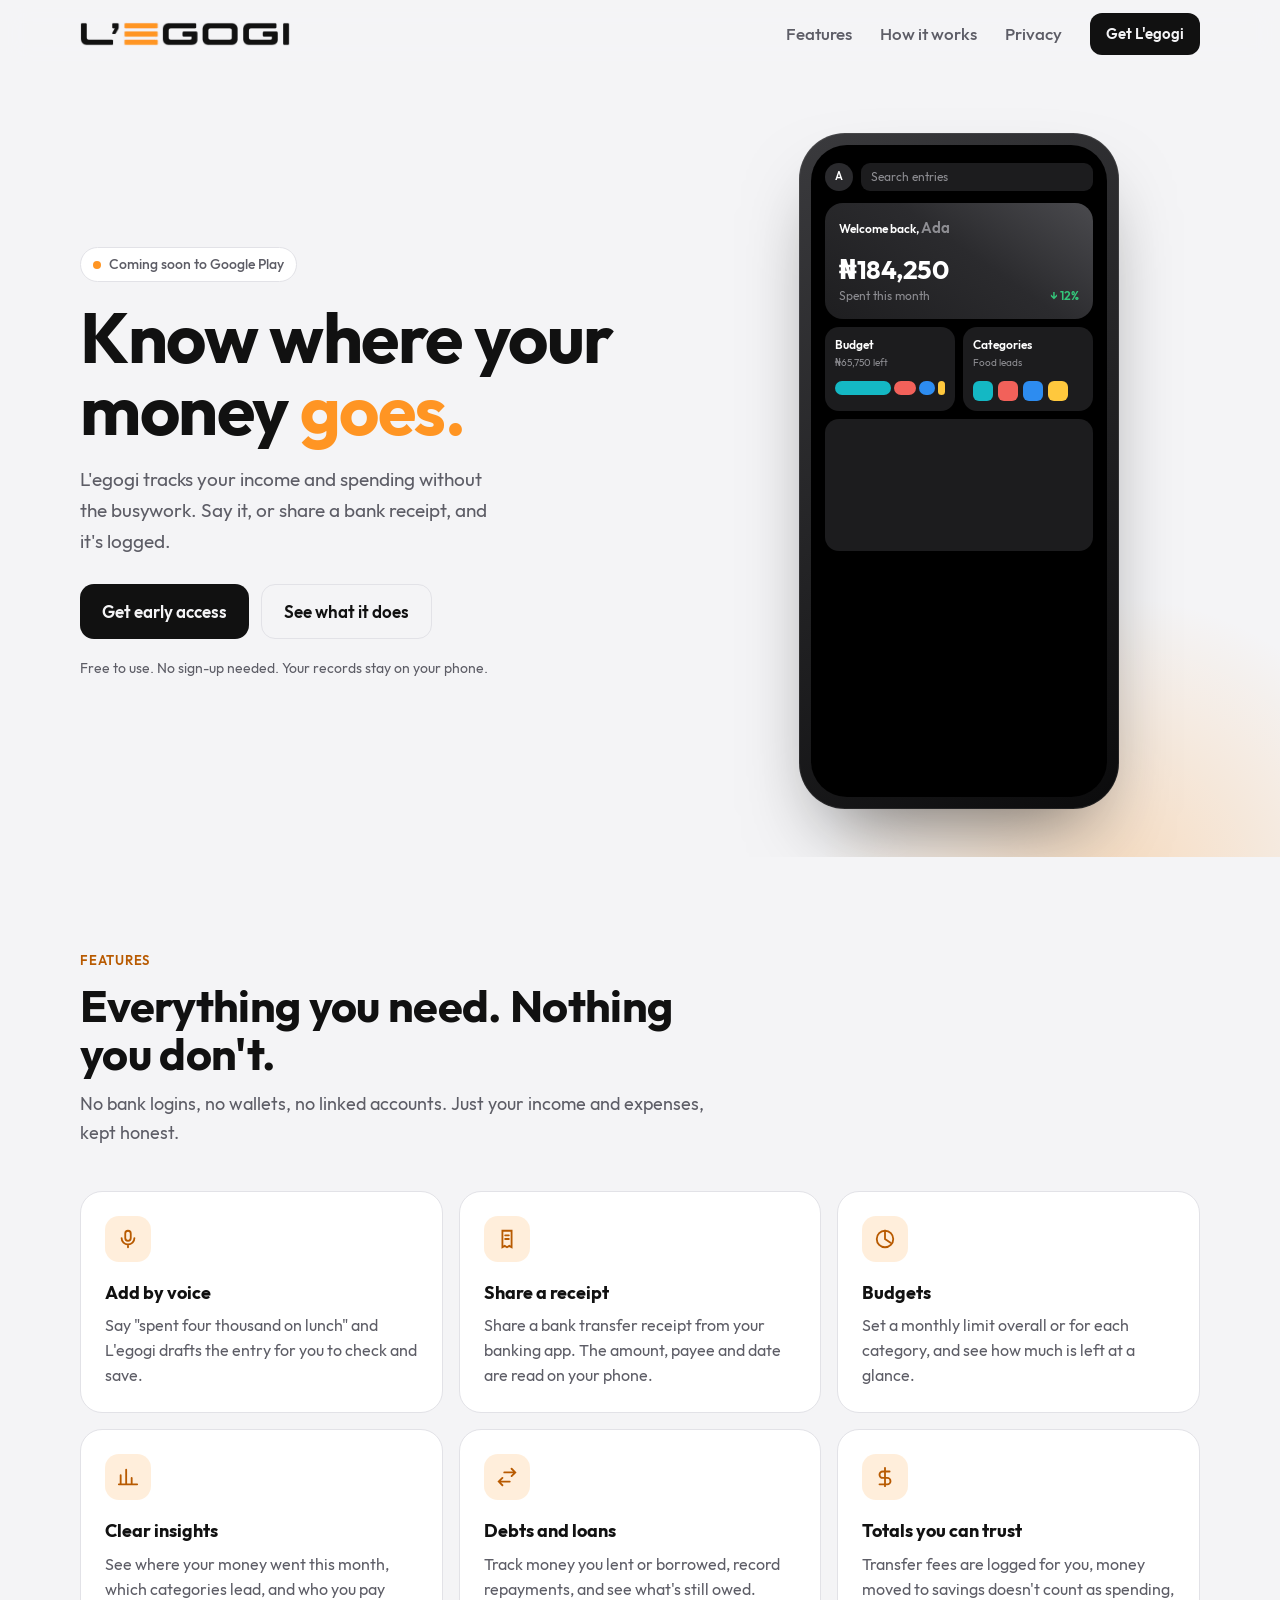
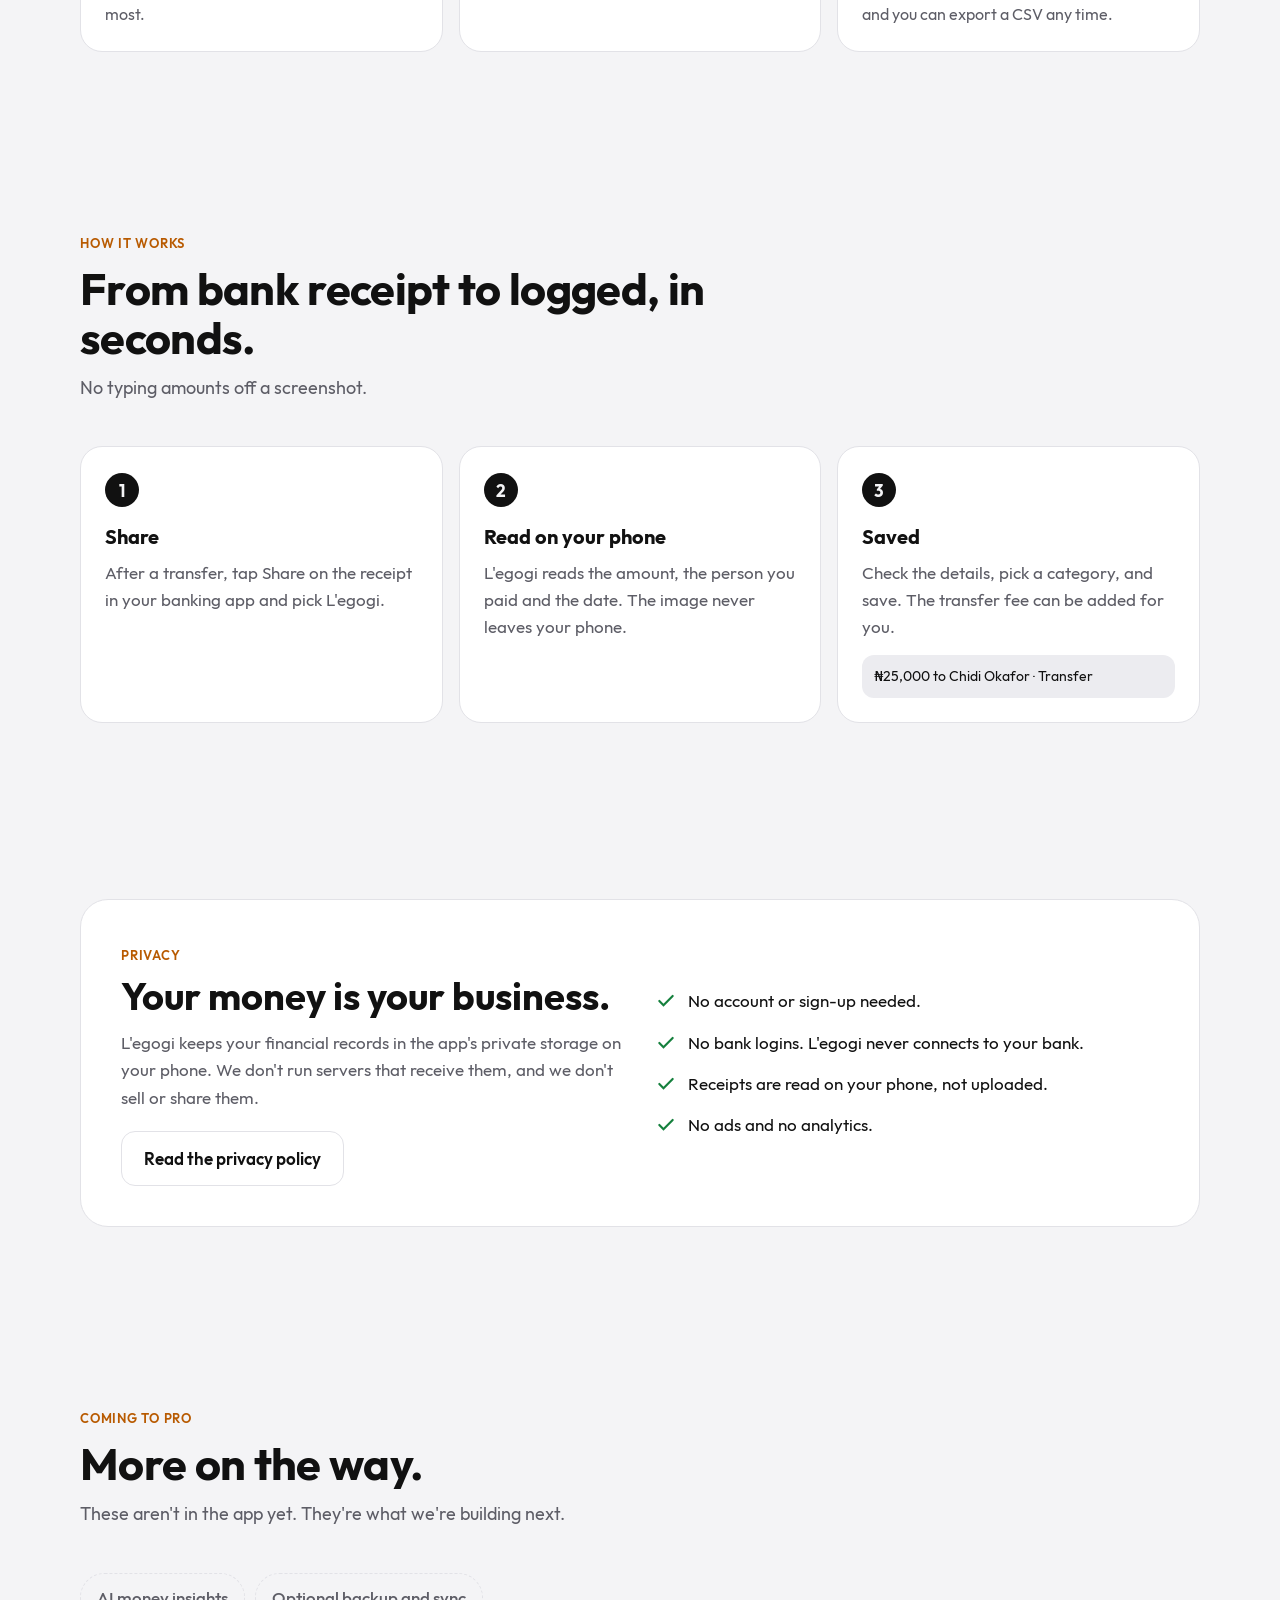
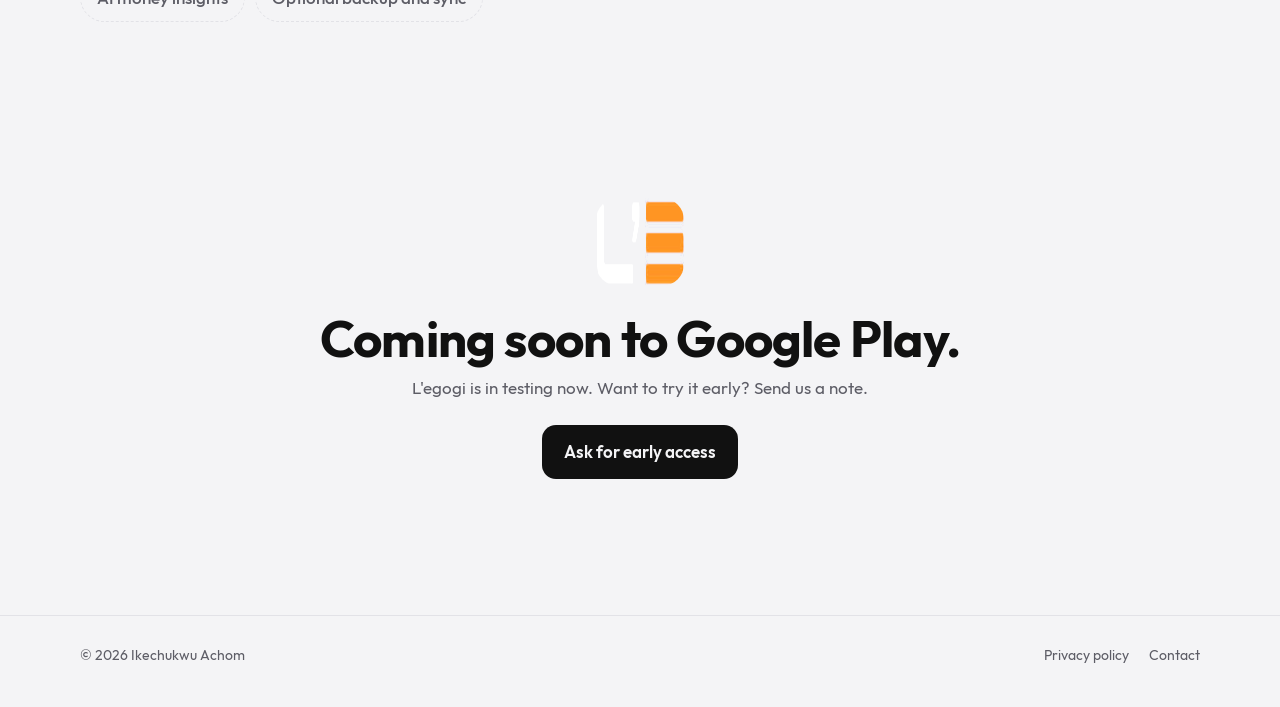
<file: index.html>
<!doctype html>
<html lang="en">
<head>
  <meta charset="utf-8">
  <meta name="viewport" content="width=device-width, initial-scale=1">
  <title>L'egogi · Know where your money goes</title>
  <meta name="description" content="L'egogi is a simple income and expense tracker for Android. Add entries by voice or by sharing a bank receipt, set budgets, and see where your money goes. Your records stay on your phone.">
  <meta name="theme-color" content="#000000" media="(prefers-color-scheme: dark)">
  <meta name="theme-color" content="#f4f4f6" media="(prefers-color-scheme: light)">
  <meta property="og:title" content="L'egogi · Know where your money goes">
  <meta property="og:description" content="Track income and expenses by voice or by sharing a receipt. Budgets, insights and debts, with your records kept on your phone.">
  <meta property="og:image" content="https://grittydude.github.io/legogi-site/assets/icon.png">
  <link rel="icon" href="assets/icon.png">
  <link rel="stylesheet" href="assets/site.css">
  <link rel="stylesheet" href="assets/landing.css">
  <script src="assets/site.js" defer></script>
</head>
<body>
  <header class="nav">
    <div class="wrap">
      <a class="wordmark" href="./" aria-label="L'egogi home">
        <img class="on-light" src="assets/wordmark-light-bg.png" alt="L'egogi">
        <img class="on-dark" src="assets/wordmark-dark-bg.png" alt="L'egogi">
      </a>
      <nav class="nav-links" aria-label="Main">
        <a class="hide-sm" href="#features">Features</a>
        <a class="hide-sm" href="#how">How it works</a>
        <a href="#privacy">Privacy</a>
        <a class="btn small" href="#get">Get L'egogi</a>
      </nav>
    </div>
  </header>

  <main>
    <section class="hero">
      <div class="glow" aria-hidden="true"></div>
      <div class="wrap">
        <div>
          <span class="eyebrow"><span class="dot"></span>Coming soon to Google Play</span>
          <h1>Know where your money <span class="accent">goes.</span></h1>
          <p class="lead">L'egogi tracks your income and spending without the busywork. Say it, or share a bank receipt, and it's logged.</p>
          <div class="ctas">
            <a class="btn" href="#get">Get early access</a>
            <a class="btn ghost" href="#features">See what it does</a>
          </div>
          <p class="note">Free to use. No sign-up needed. Your records stay on your phone.</p>
        </div>

        <div class="phone" role="img" aria-label="The L'egogi app showing this month's spending, a breakdown by category and recent entries">
          <div class="screen" aria-hidden="true">
            <div class="s-top">
              <div class="s-avatar">A</div>
              <div class="s-search">Search entries</div>
            </div>
            <div class="s-hero">
              <div class="label">Welcome back, <span class="name">Ada</span></div>
              <div class="amount">₦184,250</div>
              <div class="sub"><span>Spent this month</span><span class="down">↓ 12%</span></div>
            </div>
            <div class="s-row">
              <div class="s-card">
                <b>Budget</b><span>₦65,750 left</span>
                <div class="bars"><i></i><i></i><i></i><i></i></div>
              </div>
              <div class="s-card">
                <b>Categories</b><span>Food leads</span>
                <div class="tiles">
                  <i style="background:#14b8c4"></i><i style="background:#f2615a"></i><i style="background:#2d8cf0"></i><i style="background:#ffc83d"></i>
                </div>
              </div>
            </div>
            <div class="s-list">
              <div class="s-item">
                <div class="s-ico" style="background:#14b8c4"><svg viewBox="0 0 24 24" fill="none" stroke="#000" stroke-width="2.4"><path d="M4 11h16M6 11V7a6 6 0 0 1 12 0v4M5 11l1.5 9h11L19 11"/></svg></div>
                <div class="t">Groceries<small>Shoprite · today</small></div>
                <div class="v">−₦12,400</div>
              </div>
              <div class="s-item">
                <div class="s-ico" style="background:#2d8cf0"><svg viewBox="0 0 24 24" fill="none" stroke="#000" stroke-width="2.4"><path d="M5 17h14M7 17l1-6h8l1 6M9 11V7h6v4"/></svg></div>
                <div class="t">Transport<small>Bolt · today</small></div>
                <div class="v">−₦3,200</div>
              </div>
              <div class="s-item">
                <div class="s-ico" style="background:#34c77b"><svg viewBox="0 0 24 24" fill="none" stroke="#000" stroke-width="2.4"><path d="M12 19V5M5 12l7-7 7 7"/></svg></div>
                <div class="t">Salary<small>Income · 1 Oct</small></div>
                <div class="v">+₦350,000</div>
              </div>
            </div>
            <div class="s-toast">
              <span class="pill">NEW</span>
              <span>Receipt read: ₦25,000 to Chidi</span>
            </div>
          </div>
        </div>
      </div>
    </section>

    <section id="features">
      <div class="wrap">
        <div class="section-head reveal">
          <span class="kicker">Features</span>
          <h2>Everything you need. Nothing you don't.</h2>
          <p>No bank logins, no wallets, no linked accounts. Just your income and expenses, kept honest.</p>
        </div>
        <div class="grid">
          <article class="feature reveal">
            <div class="icon"><svg width="22" height="22" viewBox="0 0 24 24" fill="none" stroke="currentColor" stroke-width="2" stroke-linecap="round"><rect x="9" y="3" width="6" height="11" rx="3"/><path d="M5 11a7 7 0 0 0 14 0M12 18v3"/></svg></div>
            <h3>Add by voice</h3>
            <p>Say "spent four thousand on lunch" and L'egogi drafts the entry for you to check and save.</p>
          </article>
          <article class="feature reveal">
            <div class="icon"><svg width="22" height="22" viewBox="0 0 24 24" fill="none" stroke="currentColor" stroke-width="2" stroke-linecap="round"><path d="M7 3h10v18l-2.5-1.5L12 21l-2.5-1.5L7 21z"/><path d="M10 8h4M10 12h4"/></svg></div>
            <h3>Share a receipt</h3>
            <p>Share a bank transfer receipt from your banking app. The amount, payee and date are read on your phone.</p>
          </article>
          <article class="feature reveal">
            <div class="icon"><svg width="22" height="22" viewBox="0 0 24 24" fill="none" stroke="currentColor" stroke-width="2" stroke-linecap="round"><circle cx="12" cy="12" r="9"/><path d="M12 3v9l6 4"/></svg></div>
            <h3>Budgets</h3>
            <p>Set a monthly limit overall or for each category, and see how much is left at a glance.</p>
          </article>
          <article class="feature reveal">
            <div class="icon"><svg width="22" height="22" viewBox="0 0 24 24" fill="none" stroke="currentColor" stroke-width="2" stroke-linecap="round"><path d="M4 20V10M10 20V4M16 20v-7M22 20H2"/></svg></div>
            <h3>Clear insights</h3>
            <p>See where your money went this month, which categories lead, and who you pay most.</p>
          </article>
          <article class="feature reveal">
            <div class="icon"><svg width="22" height="22" viewBox="0 0 24 24" fill="none" stroke="currentColor" stroke-width="2" stroke-linecap="round"><path d="M17 3l4 4-4 4M21 7H9M7 21l-4-4 4-4M3 17h12"/></svg></div>
            <h3>Debts and loans</h3>
            <p>Track money you lent or borrowed, record repayments, and see what's still owed.</p>
          </article>
          <article class="feature reveal">
            <div class="icon"><svg width="22" height="22" viewBox="0 0 24 24" fill="none" stroke="currentColor" stroke-width="2" stroke-linecap="round"><path d="M12 2v20M17 6H9.5a3.5 3.5 0 0 0 0 7h5a3.5 3.5 0 0 1 0 7H6"/></svg></div>
            <h3>Totals you can trust</h3>
            <p>Transfer fees are logged for you, money moved to savings doesn't count as spending, and you can export a CSV any time.</p>
          </article>
        </div>
      </div>
    </section>

    <section id="how">
      <div class="wrap">
        <div class="section-head reveal">
          <span class="kicker">How it works</span>
          <h2>From bank receipt to logged, in seconds.</h2>
          <p>No typing amounts off a screenshot.</p>
        </div>
        <div class="steps">
          <div class="step reveal">
            <h3>Share</h3>
            <p>After a transfer, tap Share on the receipt in your banking app and pick L'egogi.</p>
          </div>
          <div class="step reveal">
            <h3>Read on your phone</h3>
            <p>L'egogi reads the amount, the person you paid and the date. The image never leaves your phone.</p>
          </div>
          <div class="step reveal">
            <h3>Saved</h3>
            <p>Check the details, pick a category, and save. The transfer fee can be added for you.</p>
            <div class="quote">₦25,000 to Chidi Okafor · Transfer</div>
          </div>
        </div>
      </div>
    </section>

    <section id="privacy">
      <div class="wrap">
        <div class="privacy-band reveal">
          <div>
            <span class="kicker">Privacy</span>
            <h2>Your money is your business.</h2>
            <p>L'egogi keeps your financial records in the app's private storage on your phone. We don't run servers that receive them, and we don't sell or share them.</p>
            <a class="btn ghost" href="privacy/">Read the privacy policy</a>
          </div>
          <ul class="checks">
            <li><svg width="20" height="20" viewBox="0 0 24 24" fill="none" stroke="currentColor" stroke-width="2.6" stroke-linecap="round"><path d="M4 12l5 5L20 6"/></svg><span>No account or sign-up needed.</span></li>
            <li><svg width="20" height="20" viewBox="0 0 24 24" fill="none" stroke="currentColor" stroke-width="2.6" stroke-linecap="round"><path d="M4 12l5 5L20 6"/></svg><span>No bank logins. L'egogi never connects to your bank.</span></li>
            <li><svg width="20" height="20" viewBox="0 0 24 24" fill="none" stroke="currentColor" stroke-width="2.6" stroke-linecap="round"><path d="M4 12l5 5L20 6"/></svg><span>Receipts are read on your phone, not uploaded.</span></li>
            <li><svg width="20" height="20" viewBox="0 0 24 24" fill="none" stroke="currentColor" stroke-width="2.6" stroke-linecap="round"><path d="M4 12l5 5L20 6"/></svg><span>No ads and no analytics.</span></li>
          </ul>
        </div>
      </div>
    </section>

    <section id="soon">
      <div class="wrap">
        <div class="section-head reveal">
          <span class="kicker">Coming to Pro</span>
          <h2>More on the way.</h2>
          <p>These aren't in the app yet. They're what we're building next.</p>
        </div>
        <div class="soon reveal">
          <span class="chip">AI money insights</span>
          <span class="chip">Optional backup and sync</span>
        </div>
      </div>
    </section>

    <section id="get" class="final">
      <div class="wrap reveal">
        <img src="assets/monogram.png" alt="" width="88" height="88">
        <h2>Coming soon to Google Play.</h2>
        <p>L'egogi is in testing now. Want to try it early? Send us a note.</p>
        <a class="btn" href="mailto:ikechukwu.a.achom@gmail.com?subject=L'egogi%20early%20access">Ask for early access</a>
      </div>
    </section>
  </main>

  <footer class="site-footer">
    <div class="wrap">
      <span>© 2026 Ikechukwu Achom</span>
      <nav aria-label="Footer">
        <a href="privacy/">Privacy policy</a>
        <a href="mailto:ikechukwu.a.achom@gmail.com">Contact</a>
      </nav>
    </div>
  </footer>
</body>
</html>
</file>
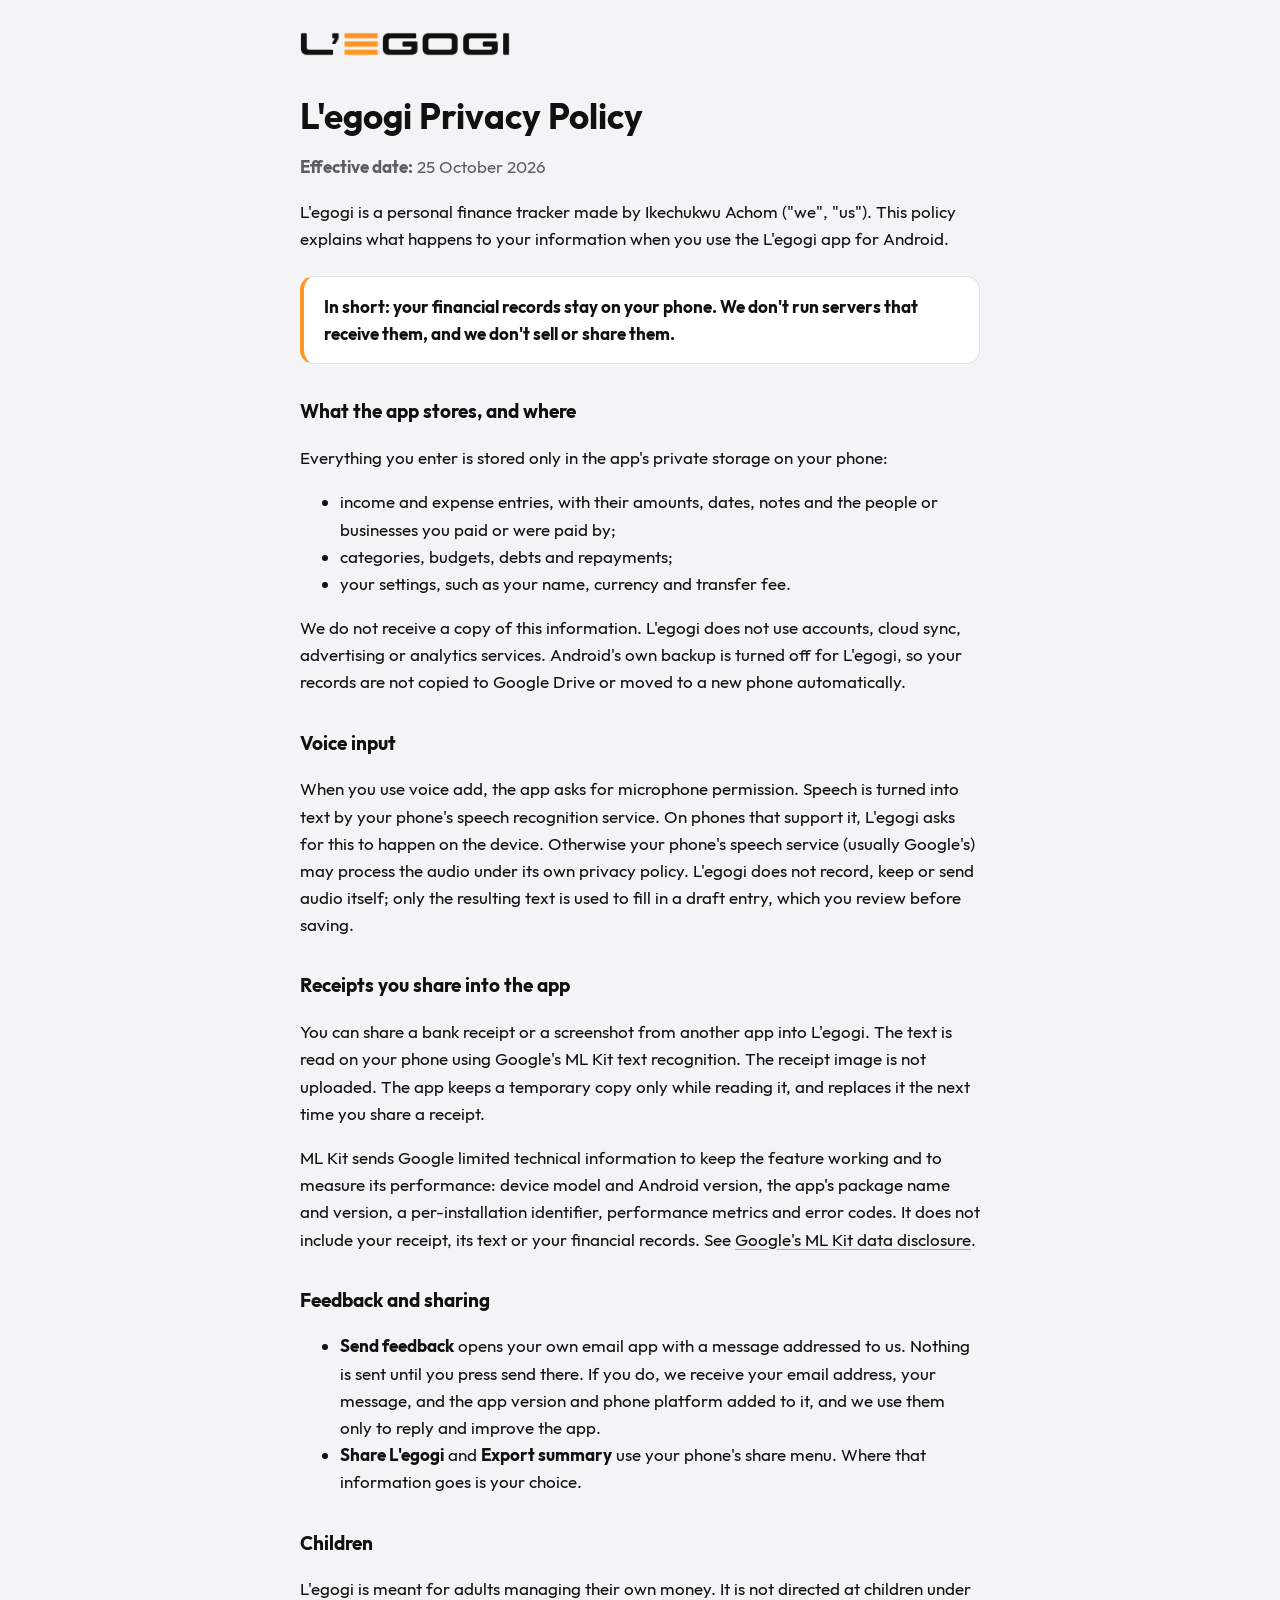
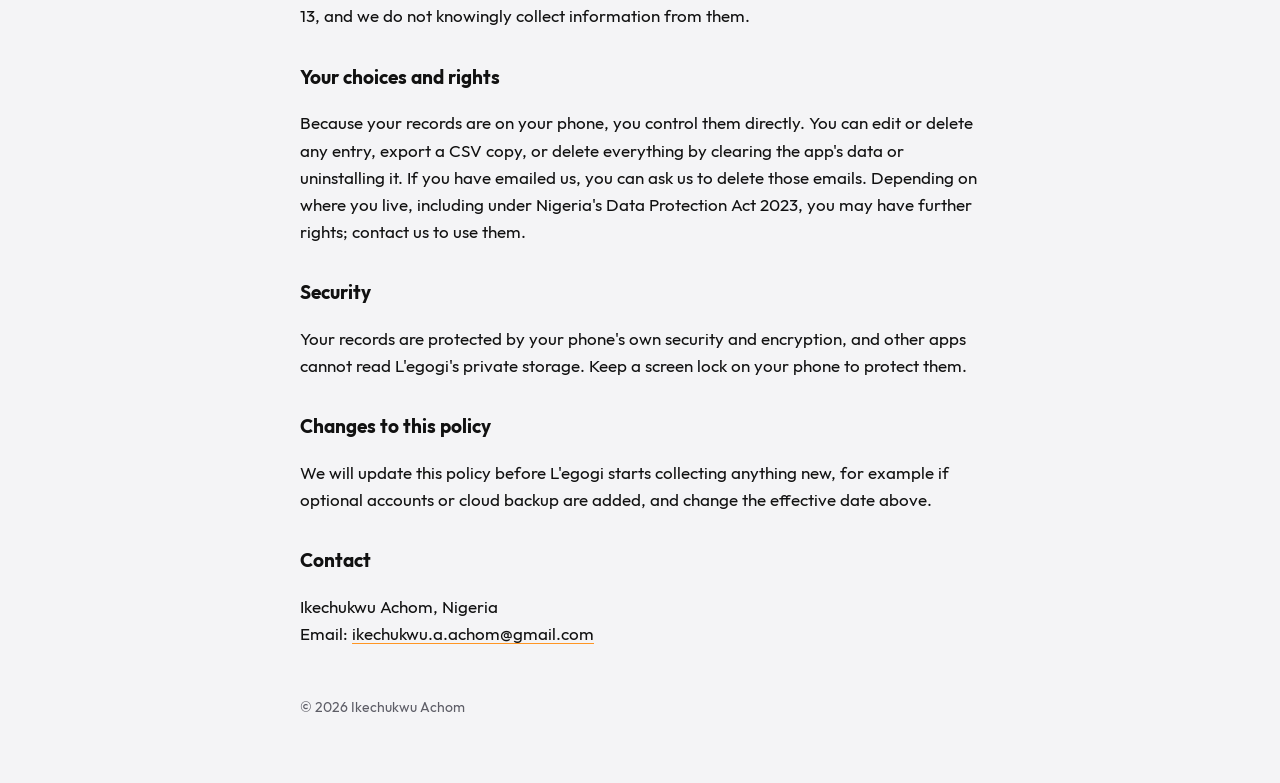
<file: privacy/index.html>
<!doctype html>
<html lang="en">
<head>
  <meta charset="utf-8">
  <meta name="viewport" content="width=device-width, initial-scale=1">
  <title>Privacy Policy · L'egogi</title>
  <meta name="description" content="How the L'egogi app handles your information.">
  <link rel="icon" href="../assets/icon.png">
  <link rel="stylesheet" href="../assets/site.css">
</head>
<body>
  <main class="doc">
    <a class="wordmark" href="../" aria-label="L'egogi home">
      <img class="on-light" src="../assets/wordmark-light-bg.png" alt="L'egogi">
      <img class="on-dark" src="../assets/wordmark-dark-bg.png" alt="L'egogi">
    </a>

    <h1>L'egogi Privacy Policy</h1>
    <p class="muted"><strong>Effective date:</strong> 25 October 2026</p>

    <p>L'egogi is a personal finance tracker made by Ikechukwu Achom ("we", "us"). This policy explains what happens to your information when you use the L'egogi app for Android.</p>

    <p class="summary"><strong>In short: your financial records stay on your phone. We don't run servers that receive them, and we don't sell or share them.</strong></p>

    <h2>What the app stores, and where</h2>
    <p>Everything you enter is stored only in the app's private storage on your phone:</p>
    <ul>
      <li>income and expense entries, with their amounts, dates, notes and the people or businesses you paid or were paid by;</li>
      <li>categories, budgets, debts and repayments;</li>
      <li>your settings, such as your name, currency and transfer fee.</li>
    </ul>
    <p>We do not receive a copy of this information. L'egogi does not use accounts, cloud sync, advertising or analytics services. Android's own backup is turned off for L'egogi, so your records are not copied to Google Drive or moved to a new phone automatically.</p>

    <h2>Voice input</h2>
    <p>When you use voice add, the app asks for microphone permission. Speech is turned into text by your phone's speech recognition service. On phones that support it, L'egogi asks for this to happen on the device. Otherwise your phone's speech service (usually Google's) may process the audio under its own privacy policy. L'egogi does not record, keep or send audio itself; only the resulting text is used to fill in a draft entry, which you review before saving.</p>

    <h2>Receipts you share into the app</h2>
    <p>You can share a bank receipt or a screenshot from another app into L'egogi. The text is read on your phone using Google's ML Kit text recognition. The receipt image is not uploaded. The app keeps a temporary copy only while reading it, and replaces it the next time you share a receipt.</p>
    <p>ML Kit sends Google limited technical information to keep the feature working and to measure its performance: device model and Android version, the app's package name and version, a per-installation identifier, performance metrics and error codes. It does not include your receipt, its text or your financial records. See <a href="https://developers.google.com/ml-kit/android-data-disclosure">Google's ML Kit data disclosure</a>.</p>

    <h2>Feedback and sharing</h2>
    <ul>
      <li><strong>Send feedback</strong> opens your own email app with a message addressed to us. Nothing is sent until you press send there. If you do, we receive your email address, your message, and the app version and phone platform added to it, and we use them only to reply and improve the app.</li>
      <li><strong>Share L'egogi</strong> and <strong>Export summary</strong> use your phone's share menu. Where that information goes is your choice.</li>
    </ul>

    <h2>Children</h2>
    <p>L'egogi is meant for adults managing their own money. It is not directed at children under 13, and we do not knowingly collect information from them.</p>

    <h2>Your choices and rights</h2>
    <p>Because your records are on your phone, you control them directly. You can edit or delete any entry, export a CSV copy, or delete everything by clearing the app's data or uninstalling it. If you have emailed us, you can ask us to delete those emails. Depending on where you live, including under Nigeria's Data Protection Act 2023, you may have further rights; contact us to use them.</p>

    <h2>Security</h2>
    <p>Your records are protected by your phone's own security and encryption, and other apps cannot read L'egogi's private storage. Keep a screen lock on your phone to protect them.</p>

    <h2>Changes to this policy</h2>
    <p>We will update this policy before L'egogi starts collecting anything new, for example if optional accounts or cloud backup are added, and change the effective date above.</p>

    <h2>Contact</h2>
    <p>Ikechukwu Achom, Nigeria<br>Email: <a href="mailto:ikechukwu.a.achom@gmail.com">ikechukwu.a.achom@gmail.com</a></p>

    <footer>© 2026 Ikechukwu Achom</footer>
  </main>
</body>
</html>
</file>
<file: assets/site.css>
/* L'egogi site: brand tokens, light and dark. Outfit is self-hosted (SIL OFL),
   so the site makes no third-party font requests. */
@font-face { font-family: Outfit; src: url(fonts/Outfit-Regular.ttf) format("truetype"); font-weight: 400; font-display: swap; }
@font-face { font-family: Outfit; src: url(fonts/Outfit-Medium.ttf) format("truetype"); font-weight: 500; font-display: swap; }
@font-face { font-family: Outfit; src: url(fonts/Outfit-SemiBold.ttf) format("truetype"); font-weight: 600; font-display: swap; }
@font-face { font-family: Outfit; src: url(fonts/Outfit-Bold.ttf) format("truetype"); font-weight: 700; font-display: swap; }

:root {
  --bg: #f4f4f6;
  --surface: #ffffff;
  --surface-2: #ececf0;
  --text: #111111;
  --muted: #5d5d66;
  --line: #e2e2e7;
  --brand: #ff9523;
  --brand-ink: #b85a00;
  --green: #15803d;
  --coral: #c8352e;
  color-scheme: light dark;
}

@media (prefers-color-scheme: dark) {
  :root {
    --bg: #000000;
    --surface: #1c1c1e;
    --surface-2: #2a2a2d;
    --text: #ffffff;
    --muted: #8e8e93;
    --line: #2e2e31;
    --brand-ink: #ff9523;
    --green: #34c77b;
    --coral: #f2615a;
  }
}

* { box-sizing: border-box; }
html { scroll-behavior: smooth; }

body {
  margin: 0;
  background: var(--bg);
  color: var(--text);
  font: 17px/1.6 Outfit, system-ui, -apple-system, "Segoe UI", Roboto, sans-serif;
  -webkit-font-smoothing: antialiased;
}

a { color: inherit; text-decoration-color: var(--brand); text-underline-offset: 3px; }
img { max-width: 100%; }
.muted { color: var(--muted); }

/* Wordmark: dark letters on light, white letters on dark. */
.wordmark { display: inline-flex; height: 24px; }
.wordmark img { height: 24px; width: auto; }
.wordmark .on-dark { display: none; }
@media (prefers-color-scheme: dark) {
  .wordmark .on-light { display: none; }
  .wordmark .on-dark { display: inline; }
}

/* ---------- Privacy policy page ---------- */

main.doc { max-width: 720px; margin: 0 auto; padding: 32px 20px 64px; }
main.doc .wordmark { margin-bottom: 40px; }
main.doc h1 { font-size: 2.2rem; line-height: 1.15; margin: 0 0 8px; }
main.doc h2 { font-size: 1.2rem; margin: 32px 0 8px; }
.summary {
  background: var(--surface);
  border: 1px solid var(--line);
  border-left: 4px solid var(--brand);
  border-radius: 14px;
  padding: 16px 20px;
  margin: 24px 0;
}
main.doc footer, .site-footer { margin-top: 48px; font-size: 0.9rem; color: var(--muted); }
</file>
<file: assets/landing.css>
/* Landing page. Motion is decorative and switched off for people who ask
   their system for reduced motion. */

.wrap { width: min(1120px, 100% - 40px); margin: 0 auto; }

/* ---------- Nav ---------- */

.nav {
  position: sticky; top: 0; z-index: 10;
  backdrop-filter: saturate(160%) blur(14px);
  -webkit-backdrop-filter: saturate(160%) blur(14px);
  background: color-mix(in srgb, var(--bg) 78%, transparent);
  border-bottom: 1px solid transparent;
  transition: border-color .3s;
}
.nav.scrolled { border-color: var(--line); }
.nav .wrap { display: flex; align-items: center; justify-content: space-between; gap: 20px; height: 68px; }
.nav-links { display: flex; gap: 28px; align-items: center; font-weight: 500; }
.nav-links a { text-decoration: none; color: var(--muted); transition: color .2s; }
.nav-links a:hover { color: var(--text); }
.nav-links a.btn { color: var(--bg); white-space: nowrap; }
.nav .wordmark { flex: none; }
@media (max-width: 720px) {
  .nav-links { gap: 16px; }
  .nav-links .hide-sm { display: none; }
  .nav .wordmark, .nav .wordmark img { height: 18px; }
}

.btn {
  display: inline-flex; align-items: center; gap: 10px;
  padding: 13px 22px; border-radius: 14px;
  background: var(--text); color: var(--bg);
  font-weight: 600; text-decoration: none; border: 0;
  transition: transform .2s, box-shadow .2s;
}
.btn:hover { transform: translateY(-2px); box-shadow: 0 10px 30px -10px color-mix(in srgb, var(--text) 45%, transparent); }
.btn.ghost { background: transparent; color: var(--text); border: 1px solid var(--line); }
.btn.small { padding: 9px 16px; border-radius: 12px; font-size: .95rem; }

/* ---------- Hero ---------- */

.hero { padding: 64px 0 48px; position: relative; overflow: hidden; }
.hero .wrap { display: grid; grid-template-columns: 1.1fr .9fr; gap: 48px; align-items: center; position: relative; }
@media (max-width: 900px) { .hero .wrap { grid-template-columns: 1fr; } }

.eyebrow {
  display: inline-flex; align-items: center; gap: 8px;
  padding: 6px 12px; border-radius: 999px;
  background: var(--surface); border: 1px solid var(--line);
  font-size: .85rem; font-weight: 500; color: var(--muted);
}
.eyebrow .dot { width: 8px; height: 8px; border-radius: 50%; background: var(--brand); animation: pulse 2s infinite; }

.hero h1 {
  font-size: clamp(2.6rem, 6vw, 4.4rem);
  line-height: 1.02; letter-spacing: -.02em;
  margin: 20px 0 18px; font-weight: 700;
}
.hero h1 .accent { color: var(--brand); }
.hero p.lead { font-size: 1.2rem; color: var(--muted); max-width: 36ch; margin: 0 0 28px; }
.hero .ctas { display: flex; flex-wrap: wrap; gap: 12px; }
.hero .note { margin-top: 18px; font-size: .9rem; color: var(--muted); }

.glow {
  position: absolute; right: -12%; bottom: -45%; width: 640px; height: 640px;
  background: radial-gradient(circle, color-mix(in srgb, var(--brand) 26%, transparent), transparent 65%);
  pointer-events: none; animation: drift 12s ease-in-out infinite alternate;
}

/* ---------- Phone mock-up (the app, drawn in CSS) ---------- */

.phone {
  width: min(320px, 82vw); aspect-ratio: 9 / 19; margin: 0 auto;
  border-radius: 46px; padding: 12px;
  background: linear-gradient(145deg, #3a3a3d, #0b0b0c);
  box-shadow: 0 40px 80px -30px rgba(0,0,0,.55), inset 0 0 0 1px rgba(255,255,255,.08);
  animation: float 7s ease-in-out infinite;
}
.screen {
  height: 100%; border-radius: 36px; background: #000; color: #fff;
  padding: 18px 14px; overflow: hidden; position: relative;
  font-size: 12px; line-height: 1.4;
}
.s-top { display: flex; align-items: center; gap: 8px; margin-bottom: 12px; }
.s-avatar { width: 28px; height: 28px; border-radius: 50%; background: #2a2a2d; display: grid; place-items: center; font-weight: 600; font-size: 11px; }
.s-search { flex: 1; height: 28px; border-radius: 9px; background: #1c1c1e; color: #8e8e93; display: flex; align-items: center; padding: 0 10px; }
.s-hero { border-radius: 18px; padding: 14px; background: linear-gradient(35deg, #1e1e20, #2b2b2e 55%, #4a4a4e); }
.s-hero .label { font-weight: 600; }
.s-hero .name { color: #8e8e93; font-size: 15px; }
.s-hero .amount { font-size: 26px; font-weight: 700; margin-top: 14px; letter-spacing: -.01em; }
.s-hero .sub { color: #8e8e93; display: flex; justify-content: space-between; }
.s-hero .down { color: #34c77b; font-weight: 600; }
.s-row { display: grid; grid-template-columns: 1fr 1fr; gap: 8px; margin: 8px 0; }
.s-card { background: #1c1c1e; border-radius: 14px; padding: 10px; }
.s-card b { display: block; font-weight: 600; }
.s-card span { color: #8e8e93; font-size: 10px; }
.bars { display: flex; gap: 3px; margin-top: 10px; height: 14px; }
.bars i { border-radius: 7px; transform-origin: left; animation: grow 1.2s cubic-bezier(.2,.8,.2,1) both; }
.bars i:nth-child(1) { flex: 5; background: #14b8c4; animation-delay: .2s; }
.bars i:nth-child(2) { flex: 2; background: #f2615a; animation-delay: .35s; }
.bars i:nth-child(3) { flex: 1.4; background: #2d8cf0; animation-delay: .5s; }
.bars i:nth-child(4) { flex: .6; background: #ffc83d; animation-delay: .65s; }
.tiles { display: flex; gap: 5px; margin-top: 10px; }
.tiles i { width: 20px; height: 20px; border-radius: 6px; }
.s-list { background: #1c1c1e; border-radius: 14px; padding: 4px 10px; }
.s-item { display: flex; align-items: center; gap: 8px; padding: 7px 0; opacity: 0; animation: entry 9s infinite; }
.s-item + .s-item { border-top: 1px solid #2a2a2d; }
.s-item:nth-child(1) { animation-delay: .6s; }
.s-item:nth-child(2) { animation-delay: 1.1s; }
.s-item:nth-child(3) { animation-delay: 1.6s; }
.s-ico { width: 24px; height: 24px; border-radius: 8px; display: grid; place-items: center; }
.s-ico svg { width: 13px; height: 13px; }
.s-item .t { flex: 1; line-height: 1.25; }
.s-item .t small { display: block; color: #8e8e93; font-size: 9.5px; }
.s-item .v { font-weight: 600; }

/* A receipt arriving from the share menu, looping. */
.s-toast {
  position: absolute; left: 12px; right: 12px; bottom: 14px;
  background: #2a2a2d; border-radius: 14px; padding: 10px 12px;
  display: flex; align-items: center; gap: 10px;
  box-shadow: 0 10px 30px rgba(0,0,0,.5);
  animation: toast 9s infinite; opacity: 0;
}
.s-toast .pill { background: #ff9523; color: #111; font-weight: 700; border-radius: 6px; padding: 2px 6px; font-size: 9px; }

/* ---------- Sections ---------- */

section { padding: 88px 0; scroll-margin-top: 68px; }
.section-head { max-width: 640px; margin-bottom: 44px; }
.kicker { color: var(--brand-ink); font-weight: 600; letter-spacing: .06em; text-transform: uppercase; font-size: .8rem; }
.section-head h2 { font-size: clamp(2rem, 4vw, 2.8rem); line-height: 1.08; letter-spacing: -.015em; margin: 10px 0 12px; }
.section-head p { color: var(--muted); font-size: 1.1rem; margin: 0; }

.grid { display: grid; grid-template-columns: repeat(3, 1fr); gap: 16px; }
@media (max-width: 900px) { .grid { grid-template-columns: repeat(2, 1fr); } }
@media (max-width: 600px) { .grid { grid-template-columns: 1fr; } }

.feature {
  background: var(--surface); border: 1px solid var(--line);
  border-radius: 22px; padding: 24px;
  transition: transform .3s, border-color .3s, opacity .7s;
}
.feature:hover { transform: translateY(-4px); border-color: color-mix(in srgb, var(--brand) 55%, var(--line)); }
.feature .icon {
  width: 46px; height: 46px; border-radius: 14px; display: grid; place-items: center;
  background: color-mix(in srgb, var(--brand) 16%, transparent); color: var(--brand-ink);
  margin-bottom: 16px;
}
.feature h3 { margin: 0 0 6px; font-size: 1.15rem; }
.feature p { margin: 0; color: var(--muted); font-size: .98rem; }

/* Steps: share, read, saved */
.steps { display: grid; grid-template-columns: repeat(3, 1fr); gap: 16px; counter-reset: step; }
@media (max-width: 800px) { .steps { grid-template-columns: 1fr; } }
.step { background: var(--surface); border: 1px solid var(--line); border-radius: 22px; padding: 26px 24px 24px; }
.step::before {
  counter-increment: step; content: counter(step);
  display: grid; place-items: center; width: 34px; height: 34px; border-radius: 50%;
  background: var(--text); color: var(--bg); font-weight: 700; margin-bottom: 14px;
}
.step h3 { margin: 0 0 6px; }
.step p { margin: 0; color: var(--muted); }
.step .quote { margin-top: 14px; padding: 10px 12px; border-radius: 12px; background: var(--surface-2); font-size: .9rem; }

/* Privacy band */
.privacy-band {
  background: var(--surface); border: 1px solid var(--line);
  border-radius: 28px; padding: 40px;
  display: grid; grid-template-columns: 1fr 1fr; gap: 32px; align-items: center;
}
@media (max-width: 800px) { .privacy-band { grid-template-columns: 1fr; padding: 28px; } }
.privacy-band h2 { font-size: clamp(1.8rem, 3.6vw, 2.4rem); line-height: 1.1; margin: 8px 0 12px; }
.privacy-band p { color: var(--muted); margin: 0 0 20px; }
.checks { list-style: none; padding: 0; margin: 0; display: grid; gap: 14px; }
.checks li { display: flex; gap: 12px; align-items: flex-start; }
.checks svg { flex: none; margin-top: 4px; color: var(--green); }

/* Coming soon */
.soon { display: flex; flex-wrap: wrap; gap: 10px; }
.chip { padding: 10px 16px; border-radius: 999px; border: 1px dashed var(--line); color: var(--muted); font-weight: 500; }

/* Closing call to action */
.final { text-align: center; }
.final img { width: 88px; border-radius: 22px; }
.final h2 { font-size: clamp(2rem, 4.6vw, 3.2rem); margin: 18px 0 8px; letter-spacing: -.015em; line-height: 1.08; }
.final p { color: var(--muted); margin: 0 0 24px; }

.site-footer { border-top: 1px solid var(--line); padding: 28px 0 40px; }
.site-footer .wrap { display: flex; flex-wrap: wrap; justify-content: space-between; gap: 16px; }
.site-footer nav { display: flex; gap: 20px; }
.site-footer a { text-decoration: none; }
.site-footer a:hover { color: var(--text); }

/* ---------- Scroll reveal (only when JavaScript is running) ---------- */

.js .reveal { opacity: 0; transform: translateY(24px); transition: opacity .7s ease, transform .7s cubic-bezier(.2,.8,.2,1); }
.js .reveal.in { opacity: 1; transform: none; }
.js .grid .reveal:nth-child(3n+2), .js .steps .reveal:nth-child(2) { transition-delay: .08s; }
.js .grid .reveal:nth-child(3n), .js .steps .reveal:nth-child(3) { transition-delay: .16s; }

/* ---------- Keyframes ---------- */

@keyframes float { 0%, 100% { transform: translateY(0) rotate(-1.5deg); } 50% { transform: translateY(-14px) rotate(-1.5deg); } }
@keyframes drift { from { transform: translate(0, 0); } to { transform: translate(-60px, -40px); } }
@keyframes pulse { 0%, 100% { opacity: 1; } 50% { opacity: .35; } }
@keyframes grow { from { transform: scaleX(0); } to { transform: scaleX(1); } }
@keyframes entry {
  0% { opacity: 0; transform: translateY(8px); }
  8%, 88% { opacity: 1; transform: none; }
  96%, 100% { opacity: 0; transform: translateY(-4px); }
}
@keyframes toast {
  0%, 30% { opacity: 0; transform: translateY(20px); }
  36%, 60% { opacity: 1; transform: none; }
  66%, 100% { opacity: 0; transform: translateY(20px); }
}

@media (prefers-reduced-motion: reduce) {
  *, *::before, *::after { animation: none !important; transition: none !important; }
  .js .reveal, .s-item { opacity: 1; transform: none; }
  .s-toast { display: none; }
  html { scroll-behavior: auto; }
}
</file>
